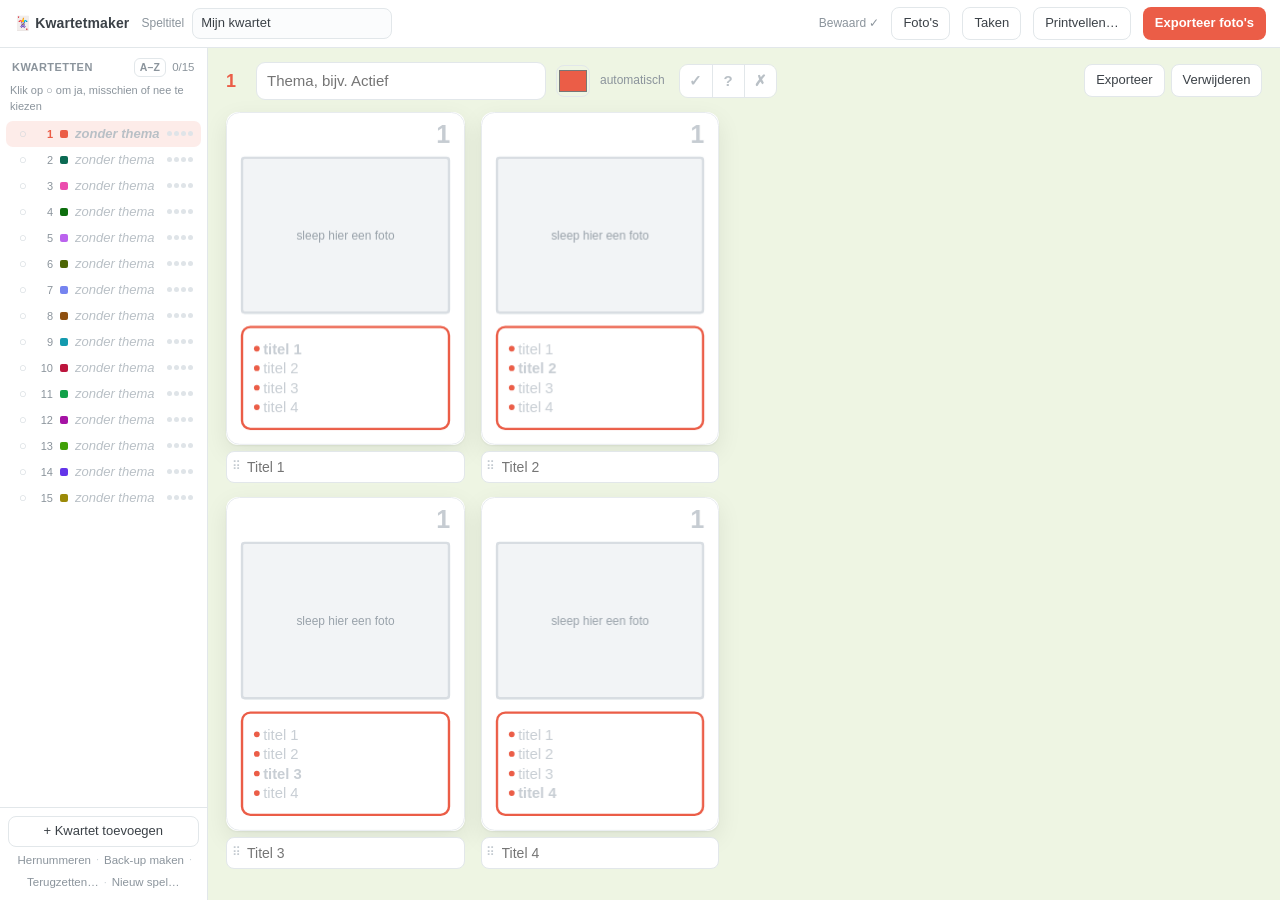
<file: index.html>
<!doctype html>
<html lang="nl">
<head>
<meta charset="utf-8">
<meta name="viewport" content="width=device-width, initial-scale=1">
<title>Kwartetmaker</title>
<link rel="stylesheet" href="css/style.css">
</head>
<body>
<header class="topbar">
  <div class="brand">🃏 Kwartetmaker</div>
  <label class="inline"><span class="lbl">Speltitel</span>
    <input id="gameTitle" type="text" placeholder="Naam van het spel" autocomplete="off">
  </label>
  <div class="spacer"></div>
  <span id="status" class="status"></span>
  <button id="openVoorraad" class="btn" aria-pressed="false">Foto's <span id="voorraadAantal" class="badge badge-grijs" hidden></span></button>
  <button id="openTaken" class="btn" aria-pressed="false">Taken <span id="takenAantal" class="badge" hidden></span></button>
  <button id="openShare" class="btn serveronly" hidden>Delen…</button>
  <button id="openPrint" class="btn">Printvellen…</button>
  <button id="exportAll" class="btn primary" title="De foto's van de kwartetten met ✓, per kwartet in een mapje (zip)">Exporteer foto's</button>
</header>

<main>
  <aside class="sidebar">
    <div class="sidebar-head">
      <h2>Kwartetten</h2>
      <button id="sorteer" class="sorteer" type="button" aria-pressed="false">A–Z</button>
      <span id="progress" class="muted"></span>
    </div>
    <div id="keuzeTeller" class="keuze-teller"></div>
    <ol id="quartetList" class="quartet-list"></ol>
    <div class="sidebar-foot">
      <button id="addQuartet" class="btn ghost">+ Kwartet toevoegen</button>
      <div class="foot-links">
        <button id="hernummer" class="btn link">Hernummeren</button>
        <span class="sep">·</span>
        <button id="backup" class="btn link">Back-up maken</button>
        <span class="sep">·</span>
        <button id="restore" class="btn link">Terugzetten…</button>
        <span class="sep">·</span>
        <button id="newGame" class="btn link danger">Nieuw spel…</button>
        <span class="sep serveronly" hidden>·</span>
        <button id="logout" class="btn link serveronly" hidden>Uitloggen</button>
      </div>
    </div>
  </aside>

  <section id="editor" class="editor"></section>

  <aside id="voorraad" class="taken voorraad" hidden aria-label="Fotovoorraad">
    <div class="taken-kop">
      <h2>Foto's</h2>
      <button id="sluitVoorraad" class="btn link" type="button" title="Sluiten">✕</button>
    </div>
    <p class="hint">Sleep foto's hierheen vanuit Photos, of van een kaartje (aan ⠿).
      Sleep een foto naar een kaartje om hem te gebruiken.</p>
    <label class="check voorraad-filter"><input id="voorraadOngebruikt" type="checkbox"> Alleen nog niet gebruikte</label>
    <div id="voorraadRaster" class="voorraad-raster"></div>
  </aside>

  <aside id="taken" class="taken" hidden aria-label="Takenlijst">
    <div class="taken-kop">
      <h2>Takenlijst</h2>
      <button id="sluitTaken" class="btn link" type="button" title="Sluiten">✕</button>
    </div>
    <p id="takenUitleg" class="hint"></p>
    <form id="takenForm" class="taken-nieuw">
      <input id="takenTekst" type="text" placeholder="Wat moet er nog gebeuren, of wat mis je?" autocomplete="off">
      <button class="btn primary" title="Toevoegen">+</button>
    </form>
    <label class="check taken-koppel"><input id="takenKoppel" type="checkbox"> <span id="takenKoppelTekst"></span></label>
    <ul id="takenLijst" class="taken-lijst"></ul>
    <details id="takenKlaarBlok" class="taken-klaar" hidden>
      <summary id="takenKlaarKop"></summary>
      <ul id="takenKlaarLijst" class="taken-lijst"></ul>
      <button id="takenOpruimen" class="btn link" type="button">Afgevinkte weghalen</button>
    </details>
    <label class="taken-naam">Je naam
      <input id="takenNaam" type="text" placeholder="zodat anderen zien wie wat schreef" autocomplete="off">
    </label>
  </aside>
</main>

<input id="filePicker" type="file" accept="image/*" multiple hidden>
<input id="backupPicker" type="file" accept=".zip,application/zip" hidden>
<dialog id="loginDialog" class="dialog">
  <form id="loginForm" class="dialog-body login">
    <h2>Kwartetmaker</h2>
    <p id="loginMelding" class="hint"></p>
    <label class="row" id="loginVeld">Wachtwoord
      <input id="loginWachtwoord" type="password" autocomplete="current-password" required>
    </label>
    <p id="loginFout" class="fout" hidden></p>
    <div class="dialog-actions">
      <button type="submit" class="btn primary">Inloggen</button>
    </div>
  </form>
</dialog>

<dialog id="shareDialog" class="dialog">
  <form method="dialog" class="dialog-body share">
    <h2>Bekijk-link delen</h2>
    <p class="hint">Iedereen met deze link kan het hele kwartet bekijken, ook op
      een telefoon, zonder wachtwoord. Aanpassen, downloaden en printen kan er
      niet mee. Wijzigingen zijn binnen een paar seconden te zien.</p>
    <p id="shareGeen" class="share-geen">Er is nog geen link.</p>
    <div id="shareLink" class="share-link">
      <input id="shareUrl" type="text" readonly>
      <button type="button" id="shareCopy" class="btn">Kopieer</button>
      <a id="shareOpen" class="btn" target="_blank" rel="noopener">Bekijk</a>
    </div>
    <div class="dialog-actions">
      <button type="button" id="shareOff" class="btn link danger">Link uitzetten</button>
      <span class="spacer"></span>
      <button type="button" id="shareNew" class="btn">Link maken</button>
      <button value="close" class="btn primary">Klaar</button>
    </div>
  </form>
</dialog>

<dialog id="printDialog" class="dialog">
  <form method="dialog" class="dialog-body">
    <h2>Printvellen maken</h2>
    <div class="dialog-cols">
      <section>
        <h3>Achterkant</h3>
        <p class="hint">Voor alle kaartjes hetzelfde, anders zie je van achteren
          welk kwartet het is.</p>
        <div class="back-preview preview"><canvas id="backPreview"></canvas></div>
        <div class="cardtools">
          <button type="button" class="icon" id="backPick" title="Afbeelding kiezen">🖼</button>
          <button type="button" class="icon fit" id="backFit"></button>
          <button type="button" class="icon" id="backDraai" title="Afbeelding een kwartslag draaien">⟳</button>
          <input id="backZoom" class="zoom" type="range" min="1" max="3" step="0.01" title="Inzoomen">
          <button type="button" class="icon" id="backClear" title="Afbeelding verwijderen">✕</button>
        </div>
        <p class="hint">Sleep hier een foto op, of kies er een met 🖼. Slepen in
          het kaartje verschuift de uitsnede.</p>
      </section>
      <section class="dialog-form">
        <label class="check"><input id="backTekstAan" type="checkbox" checked> Tekst op de achterkant</label>
        <label class="row">Tekst
          <input id="backTitle" type="text" placeholder="Naam van het spel" autocomplete="off">
        </label>
        <label class="row">Kleur
          <input id="backColor" type="color">
        </label>
        <label class="row">Motief
          <select id="backPattern">
            <option value="stippen">Stippen</option>
            <option value="strepen">Strepen</option>
            <option value="effen">Effen</option>
          </select>
        </label>
        <h3>Printen</h3>
        <label class="check"><input type="radio" name="printSoort" value="vellen" checked> Printvellen om te knippen</label>
        <label class="check"><input type="radio" name="printSoort" value="overzicht"> Overzicht: één kwartet per pagina</label>
        <div id="vellenOpties" class="print-sub">
          <label class="check"><input id="optBacks" type="checkbox" checked> Achterkanten meeprinten</label>
          <label class="check"><input id="optMarks" type="checkbox" checked> Snijlijnen in de marge</label>
        </div>
        <label class="check"><input id="optEmpty" type="checkbox"> Ook lege kwartetten</label>
        <label class="check"><input id="optNee" type="checkbox" checked> Kwartetten met <span class="k-nee-tekst">✗</span> (nee) overslaan</label>
        <p id="hintVellen" class="hint">9 kaartjes per A4 (63 × 88 mm). Print dubbelzijdig met
          omslaan over de <strong>lange kant</strong> en zet "ware grootte" /
          100 % aan, niet "passend maken".</p>
        <p id="hintOverzicht" class="hint" hidden>Per kwartet één A4 met de vier kaartjes
          zoals in de editor, groter dan echt (ca. 85 mm breed) zodat je ze goed kunt
          nakijken. Zonder achterkanten en snijlijnen; niet om te knippen.</p>
      </section>
    </div>
    <div class="dialog-actions">
      <button value="cancel" class="btn">Sluiten</button>
      <button id="makePdf" value="pdf" class="btn primary">Maak PDF</button>
    </div>
  </form>
</dialog>


<div id="toast" class="toast" hidden></div>
<script type="module" src="js/app.js"></script>
</body>
</html>
</file>
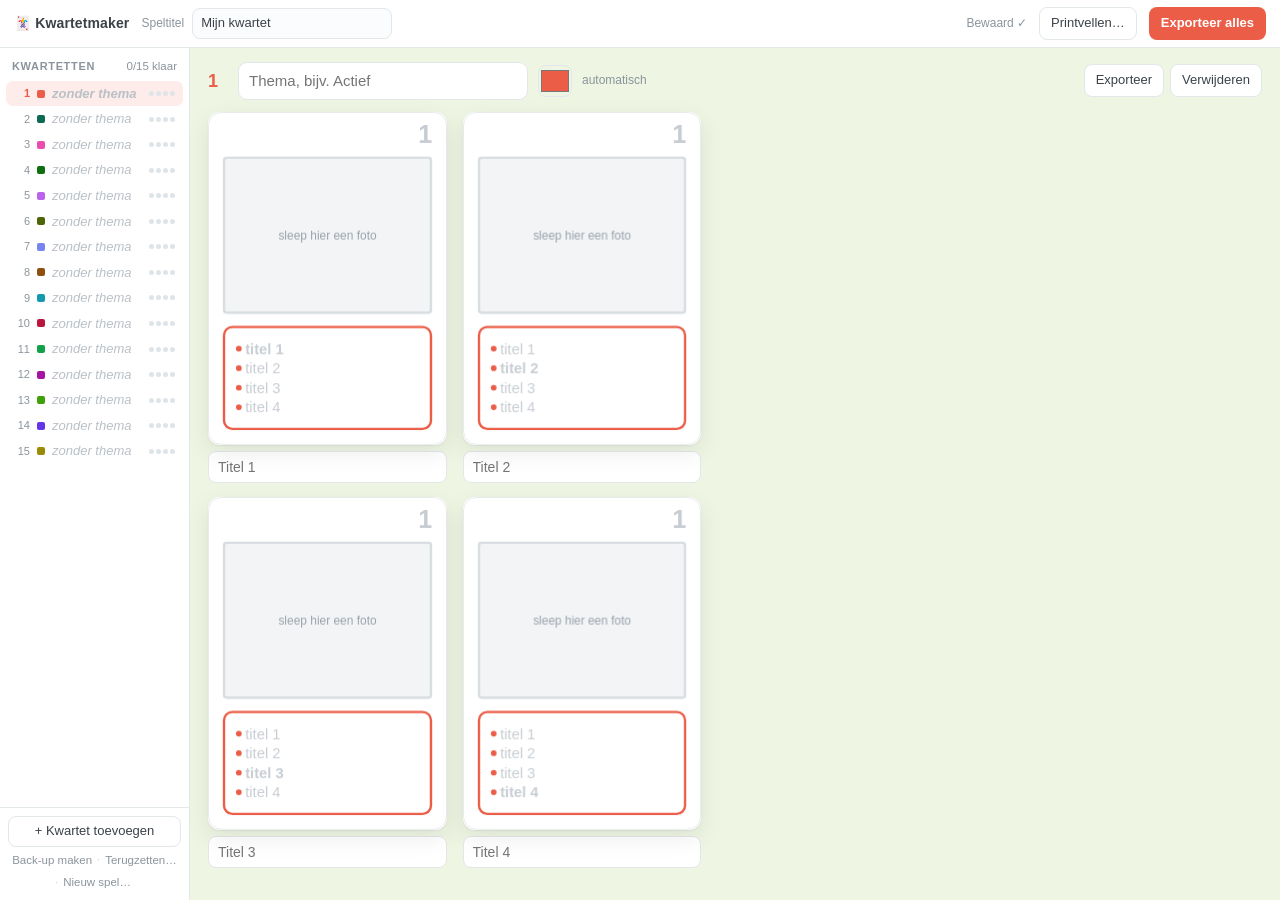
<file: kopie/index.html>
<!doctype html>
<html lang="nl">
<head>
<meta charset="utf-8">
<meta name="viewport" content="width=device-width, initial-scale=1">
<title>Kwartetmaker</title>
<link rel="stylesheet" href="css/style.css">
</head>
<body>
<header class="topbar">
  <div class="brand">🃏 Kwartetmaker</div>
  <label class="inline"><span class="lbl">Speltitel</span>
    <input id="gameTitle" type="text" placeholder="Naam van het spel" autocomplete="off">
  </label>
  <div class="spacer"></div>
  <span id="status" class="status"></span>
  <button id="openShare" class="btn serveronly" hidden>Delen…</button>
  <button id="openPrint" class="btn">Printvellen…</button>
  <button id="exportAll" class="btn primary">Exporteer alles</button>
</header>

<main>
  <aside class="sidebar">
    <div class="sidebar-head">
      <h2>Kwartetten</h2>
      <span id="progress" class="muted"></span>
    </div>
    <ol id="quartetList" class="quartet-list"></ol>
    <div class="sidebar-foot">
      <button id="addQuartet" class="btn ghost">+ Kwartet toevoegen</button>
      <div class="foot-links">
        <button id="backup" class="btn link">Back-up maken</button>
        <span class="sep">·</span>
        <button id="restore" class="btn link">Terugzetten…</button>
        <span class="sep">·</span>
        <button id="newGame" class="btn link danger">Nieuw spel…</button>
        <span class="sep serveronly" hidden>·</span>
        <button id="logout" class="btn link serveronly" hidden>Uitloggen</button>
      </div>
    </div>
  </aside>

  <section id="editor" class="editor"></section>
</main>

<input id="filePicker" type="file" accept="image/*" multiple hidden>
<input id="backupPicker" type="file" accept=".zip,application/zip" hidden>
<dialog id="loginDialog" class="dialog">
  <form id="loginForm" class="dialog-body login">
    <h2>Kwartetmaker</h2>
    <p id="loginMelding" class="hint"></p>
    <label class="row" id="loginVeld">Wachtwoord
      <input id="loginWachtwoord" type="password" autocomplete="current-password" required>
    </label>
    <p id="loginFout" class="fout" hidden></p>
    <div class="dialog-actions">
      <button type="submit" class="btn primary">Inloggen</button>
    </div>
  </form>
</dialog>

<dialog id="shareDialog" class="dialog">
  <form method="dialog" class="dialog-body share">
    <h2>Bekijk-link delen</h2>
    <p class="hint">Iedereen met deze link kan het hele kwartet bekijken, ook op
      een telefoon, zonder wachtwoord. Aanpassen, downloaden en printen kan er
      niet mee. Wijzigingen zijn binnen een paar seconden te zien.</p>
    <p id="shareGeen" class="share-geen">Er is nog geen link.</p>
    <div id="shareLink" class="share-link">
      <input id="shareUrl" type="text" readonly>
      <button type="button" id="shareCopy" class="btn">Kopieer</button>
      <a id="shareOpen" class="btn" target="_blank" rel="noopener">Bekijk</a>
    </div>
    <div class="dialog-actions">
      <button type="button" id="shareOff" class="btn link danger">Link uitzetten</button>
      <span class="spacer"></span>
      <button type="button" id="shareNew" class="btn">Link maken</button>
      <button value="close" class="btn primary">Klaar</button>
    </div>
  </form>
</dialog>

<dialog id="printDialog" class="dialog">
  <form method="dialog" class="dialog-body">
    <h2>Printvellen maken</h2>
    <div class="dialog-cols">
      <section>
        <h3>Achterkant</h3>
        <p class="hint">Voor alle kaartjes hetzelfde, anders zie je van achteren
          welk kwartet het is.</p>
        <div class="back-preview preview"><canvas id="backPreview"></canvas></div>
        <div class="cardtools">
          <button type="button" class="icon" id="backPick" title="Afbeelding kiezen">🖼</button>
          <input id="backZoom" class="zoom" type="range" min="1" max="3" step="0.01" title="Inzoomen">
          <button type="button" class="icon" id="backClear" title="Afbeelding verwijderen">✕</button>
        </div>
        <p class="hint">Sleep hier een foto op, of kies er een met 🖼. Slepen in
          het kaartje verschuift de uitsnede.</p>
      </section>
      <section class="dialog-form">
        <label class="row">Tekst
          <input id="backTitle" type="text" placeholder="Naam van het spel" autocomplete="off">
        </label>
        <label class="row">Kleur
          <input id="backColor" type="color">
        </label>
        <label class="row">Motief
          <select id="backPattern">
            <option value="stippen">Stippen</option>
            <option value="strepen">Strepen</option>
            <option value="effen">Effen</option>
          </select>
        </label>
        <h3>Printen</h3>
        <label class="check"><input id="optBacks" type="checkbox" checked> Achterkanten meeprinten</label>
        <label class="check"><input id="optMarks" type="checkbox" checked> Snijlijnen in de marge</label>
        <label class="check"><input id="optEmpty" type="checkbox"> Ook lege kwartetten</label>
        <p class="hint">9 kaartjes per A4 (63 × 88 mm). Print dubbelzijdig met
          omslaan over de <strong>lange kant</strong> en zet "ware grootte" /
          100 % aan, niet "passend maken".</p>
      </section>
    </div>
    <div class="dialog-actions">
      <button value="cancel" class="btn">Sluiten</button>
      <button id="makePdf" value="pdf" class="btn primary">Maak PDF</button>
    </div>
  </form>
</dialog>

<div id="toast" class="toast" hidden></div>
<script type="module" src="js/app.js"></script>
</body>
</html>
</file>
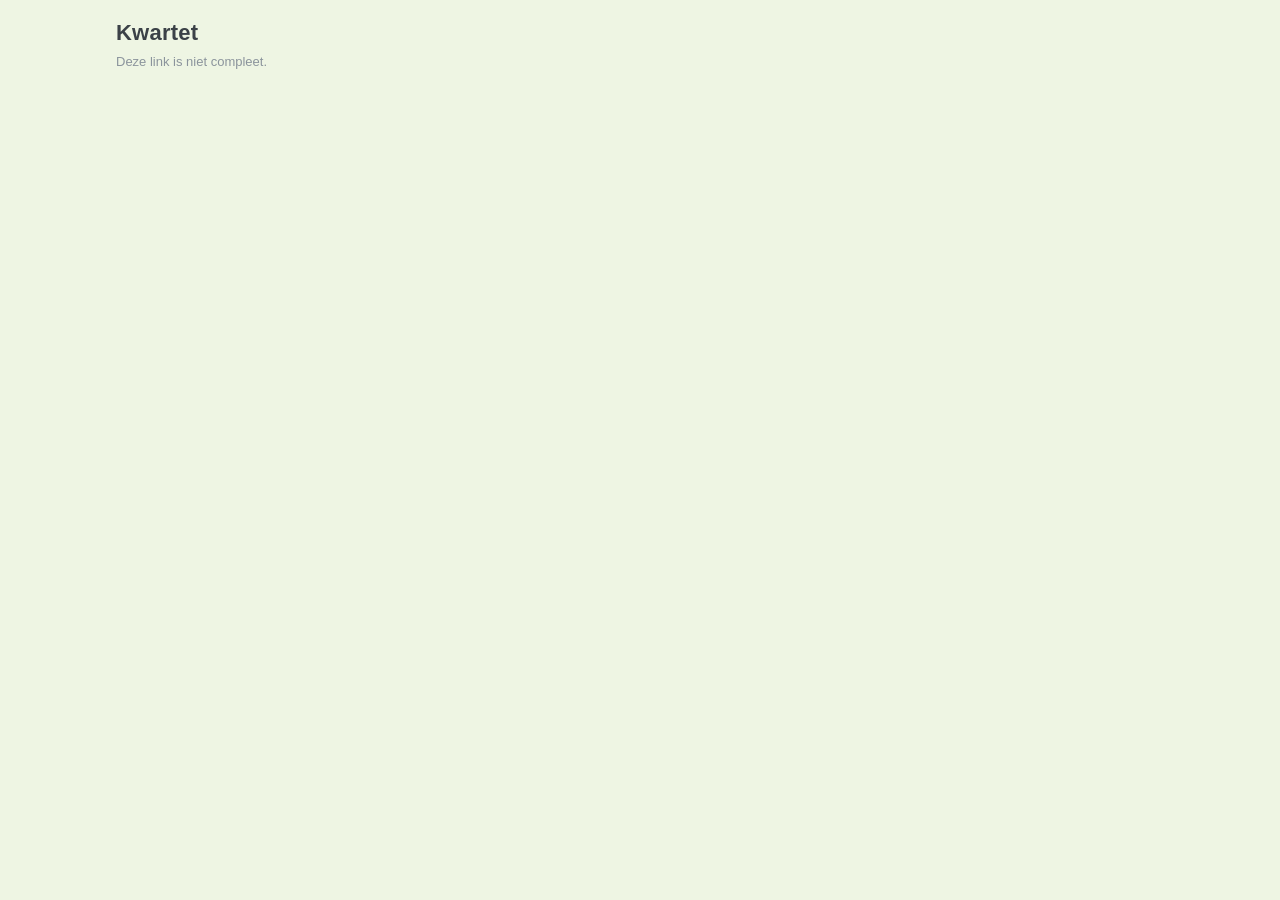
<file: bekijk.html>
<!doctype html>
<html lang="nl">
<head>
<meta charset="utf-8">
<meta name="viewport" content="width=device-width, initial-scale=1, viewport-fit=cover">
<meta name="robots" content="noindex, nofollow">
<meta name="referrer" content="no-referrer">
<meta name="theme-color" content="#eef5e3">
<title>Kwartet</title>
<link rel="stylesheet" href="css/bekijk.css">
</head>
<body>
<header class="kop">
  <h1 id="titel">Kwartet</h1>
  <p id="info" class="info">Laden…</p>
  <div id="filters" class="filters"></div>
</header>
<main id="kwartetten" class="kwartetten"></main>
<div id="groot" class="groot" hidden>
  <canvas></canvas>
  <p class="groot-hint">Tik om te sluiten</p>
</div>
<script type="module" src="js/bekijk.js"></script>
</body>
</html>
</file>
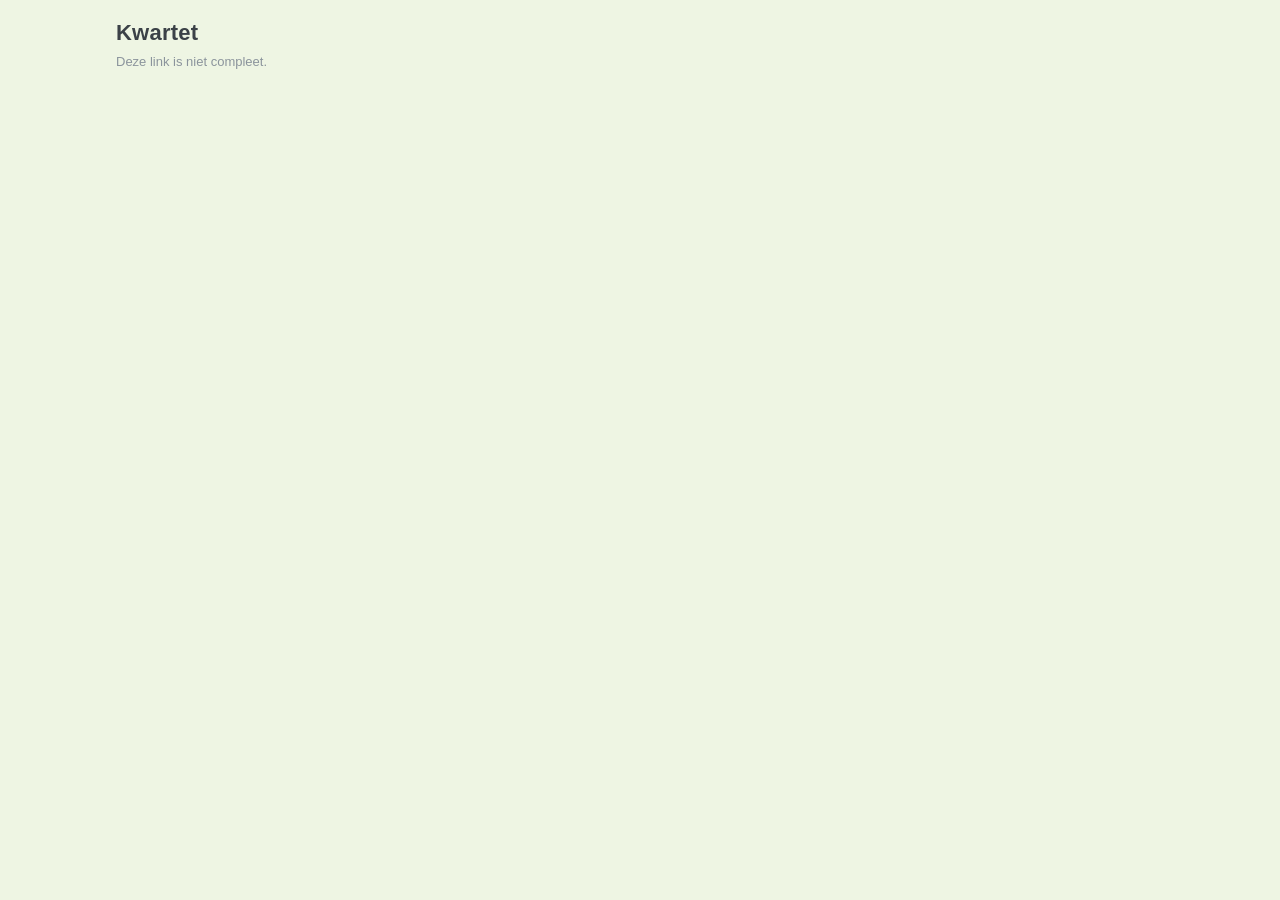
<file: kopie/bekijk.html>
<!doctype html>
<html lang="nl">
<head>
<meta charset="utf-8">
<meta name="viewport" content="width=device-width, initial-scale=1, viewport-fit=cover">
<meta name="robots" content="noindex, nofollow">
<meta name="referrer" content="no-referrer">
<meta name="theme-color" content="#eef5e3">
<title>Kwartet</title>
<link rel="stylesheet" href="css/bekijk.css">
</head>
<body>
<header class="kop">
  <h1 id="titel">Kwartet</h1>
  <p id="info" class="info">Laden…</p>
</header>
<main id="kwartetten" class="kwartetten"></main>
<div id="groot" class="groot" hidden>
  <canvas></canvas>
  <p class="groot-hint">Tik om te sluiten</p>
</div>
<script type="module" src="js/bekijk.js"></script>
</body>
</html>
</file>
<file: css/style.css>
:root {
  --accent: #e08a2e;
  --bg: #eef5e3;
  --panel: #ffffff;
  --ink: #3b4147;
  --muted: #8b949c;
  --line: #e2e7ea;
  --radius: 12px;
  --shadow: 0 1px 2px rgba(20,30,20,.06), 0 8px 24px rgba(20,30,20,.08);
  color-scheme: light;
}

* { box-sizing: border-box; }

/* Eigen display-regels mogen [hidden] niet overrulen. */
[hidden] { display: none !important; }

html, body {
  height: 100%;
  margin: 0;
}

body {
  font: 14px/1.45 -apple-system, BlinkMacSystemFont, "Helvetica Neue", Arial, sans-serif;
  color: var(--ink);
  background: var(--bg);
  display: flex;
  flex-direction: column;
  overflow: hidden;
}

button, input { font: inherit; color: inherit; }

/* ---------- topbar ---------- */
.topbar {
  display: flex;
  align-items: center;
  gap: 12px;
  padding: 7px 14px;
  background: var(--panel);
  border-bottom: 1px solid var(--line);
  flex: 0 0 auto;
}
.brand { font-weight: 700; letter-spacing: .01em; white-space: nowrap; }
.spacer { flex: 1; }
.inline { display: flex; align-items: center; gap: 8px; color: var(--muted); font-size: 12px; min-width: 0; }
.inline input[type=text] {
  width: 200px; min-width: 90px; padding: 5px 8px; border: 1px solid var(--line);
  border-radius: 8px; background: #fbfcfd; color: var(--ink); font-size: 13px;
}
.inline input[type=text]:focus { outline: 2px solid color-mix(in srgb, var(--accent) 45%, white); border-color: var(--accent); }
.status { font-size: 12px; color: var(--muted); white-space: nowrap; }

.btn {
  border: 1px solid var(--line); background: #fff; border-radius: 8px;
  padding: 6px 11px; cursor: pointer; font-size: 13px; white-space: nowrap;
}
.btn:hover { background: #f6f8f9; }
.btn.primary { background: var(--accent); border-color: transparent; color: #fff; font-weight: 600; }
.btn.primary:hover { filter: brightness(1.05); }
.btn.ghost { width: 100%; padding: 5px 10px; }
.btn.link { border: none; background: none; color: var(--muted); padding: 6px; }
.btn.link:hover { color: var(--ink); background: none; text-decoration: underline; }
.btn.link.danger:hover { color: #c0392b; }
.foot-links { display: flex; align-items: center; justify-content: center; gap: 0 2px; flex-wrap: wrap; }
.foot-links .btn.link { padding: 3px 3px; font-size: 11.5px; }
.foot-links .sep { color: #ccd3d8; font-size: 11px; }
.btn:disabled { opacity: .5; cursor: default; }

/* Smal venster (bijv. naast Photos op een halve iMac): minder tekst bovenin. */
@media (max-width: 1100px) {
  .topbar .lbl { display: none; }
  .inline input[type=text] { width: 160px; }
}

/* ---------- layout ---------- */
main { flex: 1; display: flex; min-height: 0; position: relative; }

/* De zijbalk ligt als laag over de linkerrand. Bij aanwijzen klapt hij uit
   (met vertraging, zie app.js) tot de namen helemaal passen; de editor ernaast
   verspringt daardoor niet. */
.sidebar {
  position: absolute; top: 0; bottom: 0; left: 0; z-index: 20;
  width: 190px; background: var(--panel);
  border-right: 1px solid var(--line); display: flex; flex-direction: column; min-height: 0;
}
/* Smal venster (bijv. naast Photos): uitklappen als laag bij aanwijzen. */
@media (max-width: 1179.98px) {
  .sidebar.expanded {
    width: max-content; min-width: 190px; max-width: min(460px, 70vw);
    box-shadow: 8px 0 28px rgba(20,30,20,.16);
  }
  .sidebar.expanded .foot-links { flex-wrap: nowrap; }
}
/* Breed venster: altijd uitgeklapt, als gewone kolom - de editor schuift op. */
@media (min-width: 1180px) {
  .sidebar {
    position: static; flex: 0 0 auto;
    width: max-content; min-width: 190px; max-width: min(460px, 32vw);
  }
  /* Kop, teller en voet bepalen de breedte niet; alleen de namen in de lijst. */
  .sidebar-head, .keuze-teller, .sidebar-foot { contain: inline-size; }
}
.sidebar-head { display: flex; align-items: baseline; justify-content: space-between; padding: 10px 12px 6px; }
.sidebar-head h2 { font-size: 11px; text-transform: uppercase; letter-spacing: .06em; margin: 0; color: var(--muted); }
.muted { color: var(--muted); font-size: 11.5px; }
.quartet-list { list-style: none; margin: 0; padding: 0 6px; overflow-y: auto; flex: 1; }
.quartet-list li {
  display: flex; align-items: center; gap: 7px; padding: 4px 8px;
  border-radius: 7px; cursor: pointer; font-size: 13px; line-height: 1.35;
}
.quartet-list li:hover { background: #f4f7f8; }
.quartet-list li.active { background: color-mix(in srgb, var(--accent) 14%, white); }
.quartet-list .num { width: 16px; text-align: right; font-variant-numeric: tabular-nums; color: var(--muted); font-size: 11px; }
.quartet-list li.active .num { color: var(--accent); font-weight: 700; }
.quartet-list li.active .name { font-weight: 600; }
.quartet-list .name { flex: 1; min-width: 0; overflow: hidden; text-overflow: ellipsis; white-space: nowrap; }
.quartet-list .name.empty { color: #b9c0c6; font-style: italic; }
.dots { display: flex; gap: 2px; flex: 0 0 auto; }
.dots i { width: 5px; height: 5px; border-radius: 50%; background: #dfe4e8; }
.dots i.on { background: var(--accent); }
.sidebar-foot { padding: 8px 8px 6px; border-top: 1px solid var(--line); display: flex; flex-direction: column; gap: 2px; }

/* ---------- editor ---------- */
.editor {
  flex: 1; overflow-y: auto; padding: 14px 18px 16px; min-width: 0; margin-left: 190px;
  container-type: inline-size;          /* de kaartjes rekenen met de échte breedte hiervan */
}
@media (min-width: 1180px) { .editor { margin-left: 0; } }

.editor-head { display: flex; align-items: center; gap: 10px; margin-bottom: 12px; flex-wrap: wrap; }
.qnum { font-weight: 700; font-size: 18px; color: var(--accent); font-variant-numeric: tabular-nums; min-width: 20px; }
.theme-input {
  flex: 1 1 150px; max-width: 290px; min-width: 0;
  padding: 7px 10px; border: 1px solid var(--line); border-radius: 9px; background: #fff; font-size: 15px;
}
.theme-input:focus { outline: 2px solid color-mix(in srgb, var(--accent) 45%, white); border-color: var(--accent); }
.editor-actions { margin-left: auto; display: flex; gap: 6px; }

/* Kaartbreedte zo gekozen dat de 2x2 altijd in beeld past: begrensd door de
   hoogte (twee rijen kaartjes + titelvelden + kop) én door de breedte die de
   editor echt heeft (100cqw) - dus ook met een brede zijbalk of de takenlijst open. */
.cards {
  --cardw: clamp(130px, min(calc((100vh - 232px) / 2.8), calc((100cqw - 20px) / 2)), 330px);
  display: grid; grid-template-columns: repeat(2, var(--cardw)); gap: 14px 16px;
}

.cardcol { display: flex; flex-direction: column; gap: 6px; }
.preview {
  position: relative; border-radius: var(--radius); background: var(--panel);
  box-shadow: var(--shadow); overflow: hidden;
}
.preview canvas { display: block; width: 100%; height: auto; }
.preview:not(.has-photo) canvas { cursor: pointer; }
.preview.dragging canvas { cursor: grabbing; }
.preview.has-photo canvas { cursor: grab; }
.preview.over::after {
  content: "Laat los om de foto te plaatsen";
  position: absolute; inset: 0; display: flex; align-items: center; justify-content: center;
  text-align: center; padding: 20px; font-size: 12px; font-weight: 600; color: var(--accent);
  background: color-mix(in srgb, var(--accent) 12%, rgba(255,255,255,.9));
  border: 2px dashed var(--accent); border-radius: var(--radius);
}
.cardcol input.title {
  padding: 6px 9px; height: 32px; border: 1px solid var(--line); border-radius: 8px; background: #fff; width: 100%;
}
.cardcol input.title:focus { outline: 2px solid color-mix(in srgb, var(--accent) 45%, white); border-color: var(--accent); }

/* Fotoknoppen zweven bovenop het kaartje en verschijnen bij aanwijzen,
   zodat er onder elk kaartje alleen het titelveld staat. */
.photo-tools {
  position: absolute; left: 6px; right: 6px; top: 6px;
  display: flex; align-items: center; gap: 6px; padding: 4px;
  border-radius: 9px; background: rgba(255,255,255,.95); box-shadow: 0 1px 6px rgba(0,0,0,.18);
  opacity: 0; pointer-events: none; transition: opacity .12s;
}
.preview:hover .photo-tools, .preview:focus-within .photo-tools { opacity: 1; pointer-events: auto; }
.preview.dragging .photo-tools, .preview.over .photo-tools { opacity: 0; pointer-events: none; }
.preview:not(.has-photo) .photo-tools .zoom,
.preview:not(.has-photo) .photo-tools [data-act=fit] { display: none; }
.preview:not(.has-photo) .photo-tools [data-act=clear] { visibility: hidden; }
/* Eerste regel knoppen, daaronder de zoomschuif over de hele breedte. */
.photo-tools { flex-wrap: wrap; row-gap: 3px; }
.photo-tools .spring { flex: 1; }
.photo-tools .zoom { flex: 1 1 100%; order: 2; margin: 0 4px; height: 16px; }
.icon.fit { font-size: 14px; }
.icon[aria-pressed="true"] { background: #e9eef1; border-color: #cfd8de; }
@media (hover: none) { .photo-tools { opacity: 1; pointer-events: auto; } }

.icon {
  border: 1px solid var(--line); background: #fff; border-radius: 7px;
  width: 28px; height: 26px; flex: 0 0 auto; cursor: pointer; display: grid; place-items: center; font-size: 12px; padding: 0;
}
.icon:hover { background: #f6f8f9; }
.photo-tools input[type=range], .cardtools input[type=range] { flex: 1; accent-color: var(--accent); min-width: 0; }
.cardtools { display: flex; align-items: center; gap: 6px; }

.empty-state { color: var(--muted); padding: 60px 0; text-align: center; }

.toast {
  position: fixed; left: 50%; bottom: 26px; transform: translateX(-50%);
  background: #2f353a; color: #fff; padding: 10px 16px; border-radius: 10px;
  font-size: 13px; box-shadow: var(--shadow); z-index: 50; max-width: 70vw;
}

/* ---------- dialoog ---------- */
.dialog {
  border: none; border-radius: 16px; padding: 0; max-width: 700px; width: calc(100vw - 40px);
  box-shadow: 0 10px 40px rgba(20,30,20,.25); color: var(--ink); background: var(--panel);
}
.dialog::backdrop { background: rgba(30,40,30,.35); }
.dialog-body { padding: 22px 24px 18px; }
.dialog h2 { margin: 0 0 14px; font-size: 17px; }
.dialog h3 { margin: 18px 0 8px; font-size: 11px; text-transform: uppercase; letter-spacing: .06em; color: var(--muted); }
.dialog section:first-child h3 { margin-top: 0; }
.dialog-cols { display: grid; grid-template-columns: 200px 1fr; gap: 26px; align-items: start; }
.dialog .hint { color: var(--muted); font-size: 12px; margin: 8px 0 0; }
.dialog-form .row { display: flex; align-items: center; justify-content: space-between; gap: 10px; margin-bottom: 8px; font-size: 13px; }
.dialog-form .row input[type=text] { flex: 1; padding: 7px 9px; border: 1px solid var(--line); border-radius: 8px; }
.dialog-form .row input[type=color] { width: 38px; height: 28px; padding: 0; border: 1px solid var(--line); border-radius: 7px; background: none; }
.dialog-form select { padding: 6px 8px; border: 1px solid var(--line); border-radius: 8px; background: #fff; }
.dialog .check { display: flex; align-items: center; gap: 8px; font-size: 13px; margin-bottom: 7px; }
.dialog .check input { accent-color: var(--accent); }
.dialog-actions { display: flex; justify-content: flex-end; gap: 8px; margin-top: 18px; }
.back-preview { position: relative; border-radius: var(--radius); overflow: hidden; box-shadow: var(--shadow); }
.back-preview + .cardtools { margin-top: 10px; }
.cardtools .icon:disabled, .cardtools input:disabled { opacity: .4; cursor: default; }
.back-preview canvas { display: block; width: 100%; height: auto; }

/* ---------- kleur per thema ---------- */
.quartet-list .swatch { width: 8px; height: 8px; border-radius: 2px; flex: 0 0 auto; }
.theme-color { display: flex; align-items: center; gap: 6px; }
.theme-color input[type=color] { width: 34px; height: 32px; padding: 0; border: 1px solid var(--line); border-radius: 8px; background: none; cursor: pointer; }
.theme-color .btn.link { font-size: 12px; padding: 4px 4px; }

.dialog .login { max-width: 360px; }
.dialog .login .row { display: flex; align-items: center; justify-content: space-between; gap: 12px; font-size: 13px; margin-top: 14px; }
.dialog .login input { flex: 1; padding: 8px 10px; border: 1px solid var(--line); border-radius: 8px; }
.fout { color: #c0392b; font-size: 12px; margin: 10px 0 0; }

.dialog .share { max-width: 560px; }
.share-geen { font-size: 13px; margin: 14px 0 0; }
.share-link { display: flex; gap: 6px; margin-top: 14px; }
.share-link input { flex: 1; min-width: 0; padding: 7px 9px; border: 1px solid var(--line); border-radius: 8px; font-size: 12px; background: #fbfcfd; }
.share-link a.btn { text-decoration: none; color: inherit; }
.dialog-actions .spacer { flex: 1; }

/* ---------- zijbalk sorteren ---------- */
.sidebar-head { gap: 6px; }
.sidebar-head h2 { flex: 1; letter-spacing: .04em; }
.sidebar-head .muted { white-space: nowrap; }
.sorteer {
  border: 1px solid var(--line); background: #fff; border-radius: 6px; cursor: pointer;
  font-size: 10.5px; font-weight: 600; padding: 1px 5px; color: var(--muted); letter-spacing: .02em;
  white-space: nowrap;
}
.sorteer:hover { color: var(--ink); }
.sorteer[aria-pressed="true"] { background: var(--ink); border-color: var(--ink); color: #fff; }

/* ---------- wisselen door slepen ---------- */
.photo-tools .grip { cursor: grab; user-select: none; -webkit-user-select: none; font-size: 14px; color: var(--muted); }
.photo-tools .grip:active { cursor: grabbing; }
.preview:not(.has-content) .photo-tools [data-act=empty],
.preview:not(.has-content) .photo-tools .grip { visibility: hidden; }
.cardcol.bron .preview, .titelrij.bron { opacity: .45; }
.preview.over-wissel::after {
  content: "Laat los om te wisselen";
  position: absolute; inset: 0; display: flex; align-items: center; justify-content: center;
  text-align: center; padding: 20px; font-size: 12px; font-weight: 600; color: var(--ink);
  background: rgba(255,255,255,.82); border: 2px dashed var(--ink); border-radius: var(--radius);
}
.preview.over-wissel .photo-tools { opacity: 0; pointer-events: none; }
.titelrij { position: relative; display: flex; align-items: center; }
.grip-titel {
  position: absolute; left: 2px; top: 0; bottom: 0; width: 16px; display: grid; place-items: center;
  color: #c3cad0; cursor: grab; font-size: 12px; user-select: none; -webkit-user-select: none;
}
.grip-titel:hover { color: var(--muted); }
.titelrij input.title { padding-left: 20px; }
.titelrij.over input.title { outline: 2px dashed var(--ink); outline-offset: 1px; }

/* ---------- toast met knop ---------- */
.toast-knop {
  margin-left: 10px; border: 0; background: none; color: #ffd28a; font-weight: 600;
  cursor: pointer; padding: 0; text-decoration: underline;
}

/* ---------- takenlijst ---------- */
.badge {
  display: inline-block; min-width: 17px; padding: 0 5px; margin-left: 4px; border-radius: 9px;
  background: var(--accent); color: #fff; font-size: 11px; font-weight: 700; line-height: 17px; text-align: center;
}
#openTaken[aria-pressed="true"] { background: #eef1f3; }
/* Neemt ruimte in naast de editor (ligt er niet overheen): de kaartjes worden
   iets kleiner maar blijven alle vier in beeld, ook naast Photos. */
.taken {
  flex: 0 0 290px; width: 290px; min-height: 0;
  background: var(--panel); border-left: 1px solid var(--line);
  display: flex; flex-direction: column; padding: 12px 14px 12px; gap: 8px; overflow: hidden;
}
.taken-kop { display: flex; align-items: center; justify-content: space-between; }
.taken-kop h2 { margin: 0; font-size: 15px; }
.taken .hint { margin: 0; color: var(--muted); font-size: 12px; }
.taken-nieuw { display: flex; gap: 6px; }
.taken-nieuw input {
  flex: 1; min-width: 0; padding: 7px 9px; border: 1px solid var(--line); border-radius: 8px; font-size: 13px;
}
.taken-nieuw input:focus { outline: 2px solid color-mix(in srgb, var(--accent) 45%, white); border-color: var(--accent); }
.taken-nieuw .btn { padding: 4px 12px; font-size: 16px; }
.taken-koppel { font-size: 12px; color: var(--muted); display: flex; gap: 6px; align-items: center; }
.taken-koppel input { accent-color: var(--accent); }
.taken-lijst { list-style: none; margin: 0; padding: 0; overflow-y: auto; }
#takenLijst { flex: 1; min-height: 60px; }
.taak { display: flex; align-items: flex-start; gap: 8px; padding: 7px 2px; border-bottom: 1px solid #f0f2f4; }
.taak input[type=checkbox] { margin-top: 3px; accent-color: var(--accent); flex: 0 0 auto; }
.taak-inhoud { flex: 1; min-width: 0; display: flex; flex-direction: column; }
.taak .tekst { font-size: 13px; overflow-wrap: anywhere; cursor: text; }
.taak.klaar .tekst { text-decoration: line-through; color: var(--muted); }
.taak .meta { font-size: 11px; color: var(--muted); }
.taak .kw { border: 0; background: none; padding: 0; font: inherit; font-weight: 600; cursor: pointer; }
.taak .kw:hover { text-decoration: underline; }
.taak .weg { border: 0; background: none; color: #c3cad0; cursor: pointer; font-size: 12px; padding: 2px 4px; visibility: hidden; }
.taak:hover .weg { visibility: visible; }
.taak .weg:hover { color: #c0392b; }
.taak input.bewerk { font-size: 13px; padding: 3px 6px; border: 1px solid var(--accent); border-radius: 6px; width: 100%; }
.taken-leeg { color: var(--muted); font-size: 13px; padding: 14px 2px; }
.taken-klaar { font-size: 12px; color: var(--muted); max-height: 35%; overflow-y: auto; }
.taken-klaar summary { cursor: pointer; padding: 4px 0; }
.taken-naam { font-size: 11.5px; color: var(--muted); display: flex; flex-direction: column; gap: 3px; border-top: 1px solid var(--line); padding-top: 8px; }
.taken-naam input { padding: 5px 8px; border: 1px solid var(--line); border-radius: 7px; font-size: 12.5px; color: var(--ink); }
@media (hover: none) { .taak .weg { visibility: visible; } }

/* ---------- melding nieuwe versie ---------- */
.nieuwe-versie {
  position: fixed; top: 54px; left: 50%; transform: translateX(-50%); z-index: 60;
  display: flex; align-items: center; gap: 12px; padding: 8px 10px 8px 16px;
  background: #2f353a; color: #fff; border-radius: 10px; box-shadow: var(--shadow); font-size: 13px;
}
.nieuwe-versie .btn { padding: 5px 12px; }

/* ---------- dubbele foto's ---------- */
/* Label linksonder in het fotovak (dat loopt tot 60,6% van de kaarthoogte, zie render.js). */
.dubbel-label {
  position: absolute; left: calc(6.2% + 6px); top: calc(60.6% - 28px); z-index: 2;
  border: 1px solid #f0c36d; background: #fff4d6; color: #7a4f00; border-radius: 6px;
  font-size: 11px; font-weight: 700; padding: 2px 7px; cursor: pointer; box-shadow: 0 1px 3px rgba(0,0,0,.15);
}
.dubbel-label:hover { background: #ffe9ad; }
.preview.over .dubbel-label, .preview.over-wissel .dubbel-label { display: none; }
.dubbel-stip { color: #c77700; font-size: 11px; flex: 0 0 auto; }
.cardcol.knipper .preview { animation: knipper 0.7s ease 3; }
@keyframes knipper { 50% { box-shadow: 0 0 0 4px #f0c36d, var(--shadow); } }

.print-sub { margin-left: 22px; }
.print-sub.uit { opacity: .45; pointer-events: none; }

/* ---------- ja / misschien / nee ---------- */
:root { --ja: #2e9e44; --misschien: #d98200; --nee: #d0392b; }
.k-ja-tekst { color: var(--ja); font-weight: 700; }
.k-misschien-tekst { color: var(--misschien); font-weight: 700; }
.k-nee-tekst { color: var(--nee); font-weight: 700; }
.keuze-teller { display: flex; flex-wrap: wrap; gap: 4px; padding: 0 10px 6px; font-size: 11.5px; }
.keuze-teller .chip {
  border: 1px solid transparent; background: none; border-radius: 6px;
  padding: 1px 5px; cursor: pointer; font: inherit; font-weight: 700;
}
.keuze-teller .chip:hover { background: #eef1f3; }
.keuze-teller .chip[aria-pressed="true"] { border-color: currentColor; background: #fff; }
.keuze-teller .chip.alles { color: var(--muted); font-weight: 400; text-decoration: underline; }
.keuze-teller .chip.k-geen-tekst { color: #aab3ba; }
.quartet-list .lijst-leeg { color: var(--muted); font-size: 12px; padding: 10px; font-style: italic; }
.keuze-teller .muted { font-size: 11px; }
.keuze-teller .te-veel { color: #fff; background: var(--nee); border-radius: 5px; padding: 0 5px; }

.quartet-list .keuze {
  flex: 0 0 18px; width: 18px; height: 18px; border: 0; background: none; padding: 0; cursor: pointer;
  font-size: 13px; font-weight: 800; line-height: 18px; text-align: center; border-radius: 5px;
}
.quartet-list .keuze:hover { background: #eef1f3; }
.quartet-list .keuze.k-leeg { color: #cfd6db; font-weight: 400; }
.quartet-list .keuze.k-ja { color: var(--ja); }
.quartet-list .keuze.k-misschien { color: var(--misschien); }
.quartet-list .keuze.k-nee { color: var(--nee); }
.quartet-list .num { width: 14px; }
/* Nee: alles gedimd, behalve het kruisje zelf (dan zie je nog wat je koos). */
.quartet-list li.nee > :not(.keuze) { opacity: .35; }
.quartet-list li.nee .name { text-decoration: line-through; }

.keuze-knoppen { display: flex; border: 1px solid var(--line); border-radius: 9px; overflow: hidden; }
.keuze-knoppen button {
  border: 0; background: #fff; width: 32px; height: 32px; cursor: pointer; font-size: 15px; font-weight: 800; color: #b9c0c6;
}
.keuze-knoppen button + button { border-left: 1px solid var(--line); }
.keuze-knoppen button:hover { background: #f4f7f8; }
.keuze-knoppen .k-ja[aria-pressed="true"] { background: var(--ja); color: #fff; }
.keuze-knoppen .k-misschien[aria-pressed="true"] { background: var(--misschien); color: #fff; }
.keuze-knoppen .k-nee[aria-pressed="true"] { background: var(--nee); color: #fff; }
.cards.nee { opacity: .4; filter: grayscale(.6); transition: opacity .15s; }
.cards.nee:hover { opacity: .75; }

.k-geen-tekst { color: #aab3ba; font-weight: 700; }

/* ---------- fotovoorraad ---------- */
.badge-grijs { background: #8b949c; }
#openVoorraad[aria-pressed="true"] { background: #eef1f3; }
.voorraad { position: relative; }
.voorraad-filter { font-size: 12px; color: var(--muted); }
.voorraad-filter input { accent-color: var(--accent); }
.voorraad-raster {
  flex: 1; min-height: 0; overflow-y: auto; align-content: start;
  display: grid; grid-template-columns: repeat(3, 1fr); gap: 6px; padding: 2px;
}
.voorraad-foto {
  position: relative; aspect-ratio: 1; border-radius: 8px; overflow: hidden; cursor: grab;
  background: #eef1f3; box-shadow: 0 0 0 1px var(--line);
}
.voorraad-foto:active { cursor: grabbing; }
.voorraad-foto img { width: 100%; height: 100%; object-fit: cover; display: block; }
.voorraad-foto img:not([src]) { visibility: hidden; }
.voorraad-foto.gebruikt img { opacity: .55; }
.voorraad-foto .waar {
  position: absolute; left: 4px; bottom: 4px; padding: 0 5px; border-radius: 5px;
  background: #3b4147; color: #fff; font-size: 10.5px; font-weight: 700; line-height: 16px;
  max-width: calc(100% - 8px); overflow: hidden; text-overflow: ellipsis; white-space: nowrap;
}
.voorraad-foto .weg {
  position: absolute; top: 3px; right: 3px; width: 20px; height: 20px; border-radius: 50%;
  border: 0; background: rgba(255,255,255,.92); color: #c0392b; font-size: 11px; cursor: pointer;
  display: none; box-shadow: 0 1px 3px rgba(0,0,0,.2);
}
.voorraad-foto:hover .weg { display: block; }
@media (hover: none) { .voorraad-foto .weg { display: block; } }
.voorraad-leeg { grid-column: 1 / -1; color: var(--muted); font-size: 12.5px; padding: 12px 2px; }
.voorraad.over::after {
  content: "Laat los: in de voorraad";
  position: absolute; inset: 6px; display: flex; align-items: center; justify-content: center;
  border: 2px dashed var(--accent); border-radius: 12px; font-weight: 600; font-size: 13px; color: var(--accent);
  background: color-mix(in srgb, var(--accent) 10%, rgba(255,255,255,.92)); pointer-events: none;
}

/* ---------- draaien ---------- */
.preview:not(.has-photo) .photo-tools [data-act=draai] { display: none; }
/* Zeven knoppen in de zwevende balk: iets smaller, zodat ze ook op een smal kaartje passen. */
.photo-tools { gap: 4px; }
.photo-tools .icon { width: 25px; }
.voorraad-foto .draai {
  position: absolute; top: 3px; left: 3px; width: 20px; height: 20px; border-radius: 50%;
  border: 0; background: rgba(255,255,255,.92); color: var(--ink); font-size: 12px; cursor: pointer;
  display: none; box-shadow: 0 1px 3px rgba(0,0,0,.2); padding: 0; line-height: 20px;
}
.voorraad-foto:hover .draai { display: block; }
@media (hover: none) { .voorraad-foto .draai { display: block; } }

.dialog-form input:disabled { opacity: .45; }

/* ---------- kwartetten verslepen ---------- */
.quartet-list li[draggable="true"] { cursor: grab; }
.quartet-list li.sleep { opacity: .4; }
.quartet-list li.boven { box-shadow: inset 0 2px 0 var(--ink); }
.quartet-list li.onder { box-shadow: inset 0 -2px 0 var(--ink); }
</file>
<file: kopie/css/style.css>
:root {
  --accent: #e08a2e;
  --bg: #eef5e3;
  --panel: #ffffff;
  --ink: #3b4147;
  --muted: #8b949c;
  --line: #e2e7ea;
  --radius: 12px;
  --shadow: 0 1px 2px rgba(20,30,20,.06), 0 8px 24px rgba(20,30,20,.08);
  color-scheme: light;
}

* { box-sizing: border-box; }

/* Eigen display-regels mogen [hidden] niet overrulen. */
[hidden] { display: none !important; }

html, body {
  height: 100%;
  margin: 0;
}

body {
  font: 14px/1.45 -apple-system, BlinkMacSystemFont, "Helvetica Neue", Arial, sans-serif;
  color: var(--ink);
  background: var(--bg);
  display: flex;
  flex-direction: column;
  overflow: hidden;
}

button, input { font: inherit; color: inherit; }

/* ---------- topbar ---------- */
.topbar {
  display: flex;
  align-items: center;
  gap: 12px;
  padding: 7px 14px;
  background: var(--panel);
  border-bottom: 1px solid var(--line);
  flex: 0 0 auto;
}
.brand { font-weight: 700; letter-spacing: .01em; white-space: nowrap; }
.spacer { flex: 1; }
.inline { display: flex; align-items: center; gap: 8px; color: var(--muted); font-size: 12px; min-width: 0; }
.inline input[type=text] {
  width: 200px; min-width: 90px; padding: 5px 8px; border: 1px solid var(--line);
  border-radius: 8px; background: #fbfcfd; color: var(--ink); font-size: 13px;
}
.inline input[type=text]:focus { outline: 2px solid color-mix(in srgb, var(--accent) 45%, white); border-color: var(--accent); }
.status { font-size: 12px; color: var(--muted); white-space: nowrap; }

.btn {
  border: 1px solid var(--line); background: #fff; border-radius: 8px;
  padding: 6px 11px; cursor: pointer; font-size: 13px; white-space: nowrap;
}
.btn:hover { background: #f6f8f9; }
.btn.primary { background: var(--accent); border-color: transparent; color: #fff; font-weight: 600; }
.btn.primary:hover { filter: brightness(1.05); }
.btn.ghost { width: 100%; padding: 5px 10px; }
.btn.link { border: none; background: none; color: var(--muted); padding: 6px; }
.btn.link:hover { color: var(--ink); background: none; text-decoration: underline; }
.btn.link.danger:hover { color: #c0392b; }
.foot-links { display: flex; align-items: center; justify-content: center; gap: 0 2px; flex-wrap: wrap; }
.foot-links .btn.link { padding: 3px 3px; font-size: 11.5px; }
.foot-links .sep { color: #ccd3d8; font-size: 11px; }
.btn:disabled { opacity: .5; cursor: default; }

/* Smal venster (bijv. naast Photos op een halve iMac): minder tekst bovenin. */
@media (max-width: 1100px) {
  .topbar .lbl { display: none; }
  .inline input[type=text] { width: 160px; }
}

/* ---------- layout ---------- */
main { flex: 1; display: flex; min-height: 0; position: relative; }

/* De zijbalk ligt als laag over de linkerrand. Bij aanwijzen klapt hij uit
   (met vertraging, zie app.js) tot de namen helemaal passen; de editor ernaast
   verspringt daardoor niet. */
.sidebar {
  position: absolute; top: 0; bottom: 0; left: 0; z-index: 20;
  width: 190px; background: var(--panel);
  border-right: 1px solid var(--line); display: flex; flex-direction: column; min-height: 0;
}
.sidebar.expanded {
  width: max-content; min-width: 190px; max-width: min(460px, 70vw);
  box-shadow: 8px 0 28px rgba(20,30,20,.16);
}
.sidebar.expanded .foot-links { flex-wrap: nowrap; }
.sidebar-head { display: flex; align-items: baseline; justify-content: space-between; padding: 10px 12px 6px; }
.sidebar-head h2 { font-size: 11px; text-transform: uppercase; letter-spacing: .06em; margin: 0; color: var(--muted); }
.muted { color: var(--muted); font-size: 11.5px; }
.quartet-list { list-style: none; margin: 0; padding: 0 6px; overflow-y: auto; flex: 1; }
.quartet-list li {
  display: flex; align-items: center; gap: 7px; padding: 4px 8px;
  border-radius: 7px; cursor: pointer; font-size: 13px; line-height: 1.35;
}
.quartet-list li:hover { background: #f4f7f8; }
.quartet-list li.active { background: color-mix(in srgb, var(--accent) 14%, white); }
.quartet-list .num { width: 16px; text-align: right; font-variant-numeric: tabular-nums; color: var(--muted); font-size: 11px; }
.quartet-list li.active .num { color: var(--accent); font-weight: 700; }
.quartet-list li.active .name { font-weight: 600; }
.quartet-list .name { flex: 1; min-width: 0; overflow: hidden; text-overflow: ellipsis; white-space: nowrap; }
.quartet-list .name.empty { color: #b9c0c6; font-style: italic; }
.dots { display: flex; gap: 2px; flex: 0 0 auto; }
.dots i { width: 5px; height: 5px; border-radius: 50%; background: #dfe4e8; }
.dots i.on { background: var(--accent); }
.sidebar-foot { padding: 8px 8px 6px; border-top: 1px solid var(--line); display: flex; flex-direction: column; gap: 2px; }

/* ---------- editor ---------- */
.editor {
  flex: 1; overflow-y: auto; padding: 14px 18px 16px; min-width: 0; margin-left: 190px;
  /* Kaartbreedte zo gekozen dat de 2x2 altijd in beeld past: begrensd door de
     hoogte (twee rijen kaartjes + titelvelden + kop) én door de breedte. */
  --cardw: clamp(140px,
                 min(calc((100vh - 232px) / 2.8), calc((100vw - 190px - 52px) / 2)),
                 330px);
}

.editor-head { display: flex; align-items: center; gap: 10px; margin-bottom: 12px; flex-wrap: wrap; }
.qnum { font-weight: 700; font-size: 18px; color: var(--accent); font-variant-numeric: tabular-nums; min-width: 20px; }
.theme-input {
  flex: 1 1 150px; max-width: 290px; min-width: 0;
  padding: 7px 10px; border: 1px solid var(--line); border-radius: 9px; background: #fff; font-size: 15px;
}
.theme-input:focus { outline: 2px solid color-mix(in srgb, var(--accent) 45%, white); border-color: var(--accent); }
.editor-actions { margin-left: auto; display: flex; gap: 6px; }

.cards { display: grid; grid-template-columns: repeat(2, var(--cardw)); gap: 14px 16px; }

.cardcol { display: flex; flex-direction: column; gap: 6px; }
.preview {
  position: relative; border-radius: var(--radius); background: var(--panel);
  box-shadow: var(--shadow); overflow: hidden;
}
.preview canvas { display: block; width: 100%; height: auto; }
.preview:not(.has-photo) canvas { cursor: pointer; }
.preview.dragging canvas { cursor: grabbing; }
.preview.has-photo canvas { cursor: grab; }
.preview.over::after {
  content: "Laat los om de foto te plaatsen";
  position: absolute; inset: 0; display: flex; align-items: center; justify-content: center;
  text-align: center; padding: 20px; font-size: 12px; font-weight: 600; color: var(--accent);
  background: color-mix(in srgb, var(--accent) 12%, rgba(255,255,255,.9));
  border: 2px dashed var(--accent); border-radius: var(--radius);
}
.cardcol input.title {
  padding: 6px 9px; height: 32px; border: 1px solid var(--line); border-radius: 8px; background: #fff; width: 100%;
}
.cardcol input.title:focus { outline: 2px solid color-mix(in srgb, var(--accent) 45%, white); border-color: var(--accent); }

/* Fotoknoppen zweven bovenop het kaartje en verschijnen bij aanwijzen,
   zodat er onder elk kaartje alleen het titelveld staat. */
.photo-tools {
  position: absolute; left: 6px; right: 6px; top: 6px;
  display: flex; align-items: center; gap: 6px; padding: 4px;
  border-radius: 9px; background: rgba(255,255,255,.95); box-shadow: 0 1px 6px rgba(0,0,0,.18);
  opacity: 0; pointer-events: none; transition: opacity .12s;
}
.preview:hover .photo-tools, .preview:focus-within .photo-tools { opacity: 1; pointer-events: auto; }
.preview.dragging .photo-tools, .preview.over .photo-tools { opacity: 0; pointer-events: none; }
.preview:not(.has-photo) .photo-tools .zoom,
.preview:not(.has-photo) .photo-tools [data-act=clear] { visibility: hidden; }
@media (hover: none) { .photo-tools { opacity: 1; pointer-events: auto; } }

.icon {
  border: 1px solid var(--line); background: #fff; border-radius: 7px;
  width: 28px; height: 26px; flex: 0 0 auto; cursor: pointer; display: grid; place-items: center; font-size: 12px; padding: 0;
}
.icon:hover { background: #f6f8f9; }
.photo-tools input[type=range], .cardtools input[type=range] { flex: 1; accent-color: var(--accent); min-width: 0; }
.cardtools { display: flex; align-items: center; gap: 6px; }

.empty-state { color: var(--muted); padding: 60px 0; text-align: center; }

.toast {
  position: fixed; left: 50%; bottom: 26px; transform: translateX(-50%);
  background: #2f353a; color: #fff; padding: 10px 16px; border-radius: 10px;
  font-size: 13px; box-shadow: var(--shadow); z-index: 50; max-width: 70vw;
}

/* ---------- dialoog ---------- */
.dialog {
  border: none; border-radius: 16px; padding: 0; max-width: 700px; width: calc(100vw - 40px);
  box-shadow: 0 10px 40px rgba(20,30,20,.25); color: var(--ink); background: var(--panel);
}
.dialog::backdrop { background: rgba(30,40,30,.35); }
.dialog-body { padding: 22px 24px 18px; }
.dialog h2 { margin: 0 0 14px; font-size: 17px; }
.dialog h3 { margin: 18px 0 8px; font-size: 11px; text-transform: uppercase; letter-spacing: .06em; color: var(--muted); }
.dialog section:first-child h3 { margin-top: 0; }
.dialog-cols { display: grid; grid-template-columns: 200px 1fr; gap: 26px; align-items: start; }
.dialog .hint { color: var(--muted); font-size: 12px; margin: 8px 0 0; }
.dialog-form .row { display: flex; align-items: center; justify-content: space-between; gap: 10px; margin-bottom: 8px; font-size: 13px; }
.dialog-form .row input[type=text] { flex: 1; padding: 7px 9px; border: 1px solid var(--line); border-radius: 8px; }
.dialog-form .row input[type=color] { width: 38px; height: 28px; padding: 0; border: 1px solid var(--line); border-radius: 7px; background: none; }
.dialog-form select { padding: 6px 8px; border: 1px solid var(--line); border-radius: 8px; background: #fff; }
.dialog .check { display: flex; align-items: center; gap: 8px; font-size: 13px; margin-bottom: 7px; }
.dialog .check input { accent-color: var(--accent); }
.dialog-actions { display: flex; justify-content: flex-end; gap: 8px; margin-top: 18px; }
.back-preview { position: relative; border-radius: var(--radius); overflow: hidden; box-shadow: var(--shadow); }
.back-preview + .cardtools { margin-top: 10px; }
.cardtools .icon:disabled, .cardtools input:disabled { opacity: .4; cursor: default; }
.back-preview canvas { display: block; width: 100%; height: auto; }

/* ---------- kleur per thema ---------- */
.quartet-list .swatch { width: 8px; height: 8px; border-radius: 2px; flex: 0 0 auto; }
.theme-color { display: flex; align-items: center; gap: 6px; }
.theme-color input[type=color] { width: 34px; height: 32px; padding: 0; border: 1px solid var(--line); border-radius: 8px; background: none; cursor: pointer; }
.theme-color .btn.link { font-size: 12px; padding: 4px 4px; }

.dialog .login { max-width: 360px; }
.dialog .login .row { display: flex; align-items: center; justify-content: space-between; gap: 12px; font-size: 13px; margin-top: 14px; }
.dialog .login input { flex: 1; padding: 8px 10px; border: 1px solid var(--line); border-radius: 8px; }
.fout { color: #c0392b; font-size: 12px; margin: 10px 0 0; }

.dialog .share { max-width: 560px; }
.share-geen { font-size: 13px; margin: 14px 0 0; }
.share-link { display: flex; gap: 6px; margin-top: 14px; }
.share-link input { flex: 1; min-width: 0; padding: 7px 9px; border: 1px solid var(--line); border-radius: 8px; font-size: 12px; background: #fbfcfd; }
.share-link a.btn { text-decoration: none; color: inherit; }
.dialog-actions .spacer { flex: 1; }
</file>
<file: css/bekijk.css>
/* Bekijkpagina: alleen kijken, eerst voor de telefoon. */
:root {
  --bg: #eef5e3;
  --ink: #3b4147;
  --muted: #8b949c;
  --shadow: 0 1px 2px rgba(20,30,20,.06), 0 6px 18px rgba(20,30,20,.10);
  color-scheme: light;
}
* { box-sizing: border-box; }
html { -webkit-text-size-adjust: 100%; }
body {
  margin: 0; background: var(--bg); color: var(--ink);
  font: 15px/1.4 -apple-system, BlinkMacSystemFont, "Helvetica Neue", Arial, sans-serif;
  padding-bottom: env(safe-area-inset-bottom);
}
[hidden] { display: none !important; }

.kop, .kwartetten { max-width: 1080px; margin: 0 auto; padding-left: 16px; padding-right: 16px; }
.kop { padding-top: max(18px, env(safe-area-inset-top)); padding-bottom: 4px; }
.kop h1 { margin: 0; font-size: 22px; letter-spacing: .01em; }
.info { margin: 4px 0 0; color: var(--muted); font-size: 13px; }

.kwartetten { padding-bottom: 40px; }
.kwartet { margin: 20px 0 28px; }
.kwartet h2 {
  display: flex; align-items: center; gap: 8px;
  margin: 0 0 10px; font-size: 16px;
}
.kwartet h2 .nr { color: var(--muted); font-weight: 600; font-variant-numeric: tabular-nums; font-size: 14px; }
.kwartet h2 .stip { width: 10px; height: 10px; border-radius: 3px; flex: 0 0 auto; }

.kaarten { display: grid; grid-template-columns: repeat(2, 1fr); gap: 10px; }
@media (min-width: 720px) { .kaarten { grid-template-columns: repeat(4, 1fr); gap: 14px; } }

.kaart {
  border: 0; padding: 0; margin: 0; background: #fff; border-radius: 10px;
  box-shadow: var(--shadow); overflow: hidden; cursor: zoom-in; display: block; width: 100%;
  -webkit-tap-highlight-color: transparent;
}
.kaart canvas { display: block; width: 100%; height: auto; }
.achterkant .kaarten { grid-template-columns: minmax(0, 200px); }

.leeg { color: var(--muted); text-align: center; padding: 60px 0; }

.groot {
  position: fixed; inset: 0; z-index: 10;
  background: rgba(20,25,20,.78);
  display: flex; flex-direction: column; align-items: center; justify-content: center; gap: 12px;
  padding: 20px; cursor: zoom-out;
}
.groot canvas {
  width: min(88vw, calc(80vh / 1.397), 460px); height: auto;
  border-radius: 14px; box-shadow: 0 10px 40px rgba(0,0,0,.35); background: #fff;
}
.groot-hint { margin: 0; color: rgba(255,255,255,.7); font-size: 13px; }

/* ---------- filter op ja / misschien / nee ---------- */
:root { --ja: #2e9e44; --misschien: #d98200; --nee: #d0392b; }
.filters { display: flex; flex-wrap: wrap; gap: 6px; margin-top: 10px; }
.filters .filter {
  border: 1px solid var(--line, #dfe5e9); background: #fff; color: var(--ink);
  border-radius: 999px; padding: 6px 13px; font: inherit; font-size: 13px; font-weight: 700;
  cursor: pointer; -webkit-tap-highlight-color: transparent;
}
.filters .filter.alles { font-weight: 400; }
.filters .k-ja { color: var(--ja); }
.filters .k-misschien { color: var(--misschien); }
.filters .k-nee { color: var(--nee); }
.filters .k-geen { color: #9aa3ab; }
.filters .filter[aria-pressed="true"] { color: #fff; border-color: transparent; }
.filters .k-ja[aria-pressed="true"] { background: var(--ja); }
.filters .k-misschien[aria-pressed="true"] { background: var(--misschien); }
.filters .k-nee[aria-pressed="true"] { background: var(--nee); }
.filters .k-geen[aria-pressed="true"] { background: #9aa3ab; }
.filters .alles[aria-pressed="true"] { background: var(--ink); border-color: var(--ink); }

.kwartet h2 .keuze { font-weight: 800; margin-left: 2px; }
.kwartet h2 .keuze.k-ja { color: var(--ja); }
.kwartet h2 .keuze.k-misschien { color: var(--misschien); }
.kwartet h2 .keuze.k-nee { color: var(--nee); }
.kwartet.nee { opacity: .45; }
.kwartet.nee h2 .naam { text-decoration: line-through; }
</file>
<file: kopie/css/bekijk.css>
/* Bekijkpagina: alleen kijken, eerst voor de telefoon. */
:root {
  --bg: #eef5e3;
  --ink: #3b4147;
  --muted: #8b949c;
  --shadow: 0 1px 2px rgba(20,30,20,.06), 0 6px 18px rgba(20,30,20,.10);
  color-scheme: light;
}
* { box-sizing: border-box; }
html { -webkit-text-size-adjust: 100%; }
body {
  margin: 0; background: var(--bg); color: var(--ink);
  font: 15px/1.4 -apple-system, BlinkMacSystemFont, "Helvetica Neue", Arial, sans-serif;
  padding-bottom: env(safe-area-inset-bottom);
}
[hidden] { display: none !important; }

.kop, .kwartetten { max-width: 1080px; margin: 0 auto; padding-left: 16px; padding-right: 16px; }
.kop { padding-top: max(18px, env(safe-area-inset-top)); padding-bottom: 4px; }
.kop h1 { margin: 0; font-size: 22px; letter-spacing: .01em; }
.info { margin: 4px 0 0; color: var(--muted); font-size: 13px; }

.kwartetten { padding-bottom: 40px; }
.kwartet { margin: 20px 0 28px; }
.kwartet h2 {
  display: flex; align-items: center; gap: 8px;
  margin: 0 0 10px; font-size: 16px;
}
.kwartet h2 .nr { color: var(--muted); font-weight: 600; font-variant-numeric: tabular-nums; font-size: 14px; }
.kwartet h2 .stip { width: 10px; height: 10px; border-radius: 3px; flex: 0 0 auto; }

.kaarten { display: grid; grid-template-columns: repeat(2, 1fr); gap: 10px; }
@media (min-width: 720px) { .kaarten { grid-template-columns: repeat(4, 1fr); gap: 14px; } }

.kaart {
  border: 0; padding: 0; margin: 0; background: #fff; border-radius: 10px;
  box-shadow: var(--shadow); overflow: hidden; cursor: zoom-in; display: block; width: 100%;
  -webkit-tap-highlight-color: transparent;
}
.kaart canvas { display: block; width: 100%; height: auto; }
.achterkant .kaarten { grid-template-columns: minmax(0, 200px); }

.leeg { color: var(--muted); text-align: center; padding: 60px 0; }

.groot {
  position: fixed; inset: 0; z-index: 10;
  background: rgba(20,25,20,.78);
  display: flex; flex-direction: column; align-items: center; justify-content: center; gap: 12px;
  padding: 20px; cursor: zoom-out;
}
.groot canvas {
  width: min(88vw, calc(80vh / 1.397), 460px); height: auto;
  border-radius: 14px; box-shadow: 0 10px 40px rgba(0,0,0,.35); background: #fff;
}
.groot-hint { margin: 0; color: rgba(255,255,255,.7); font-size: 13px; }
</file>
